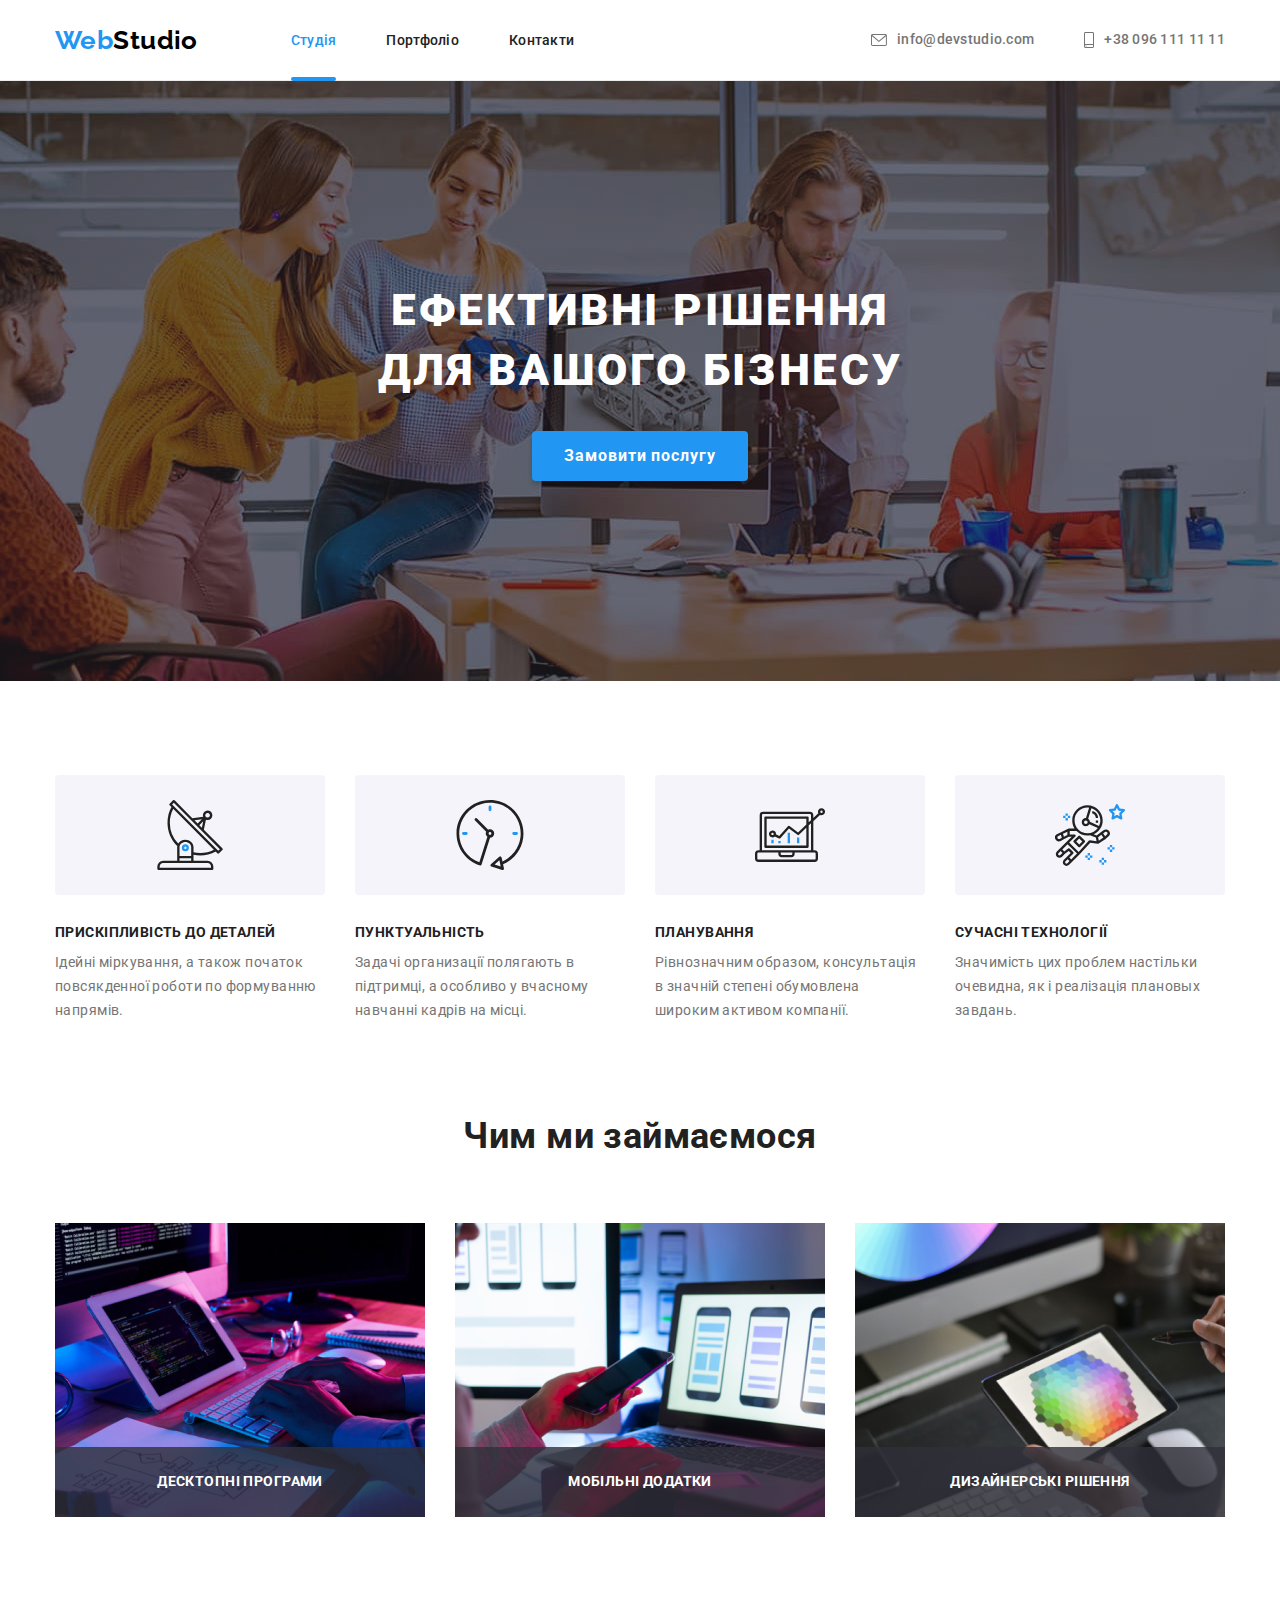
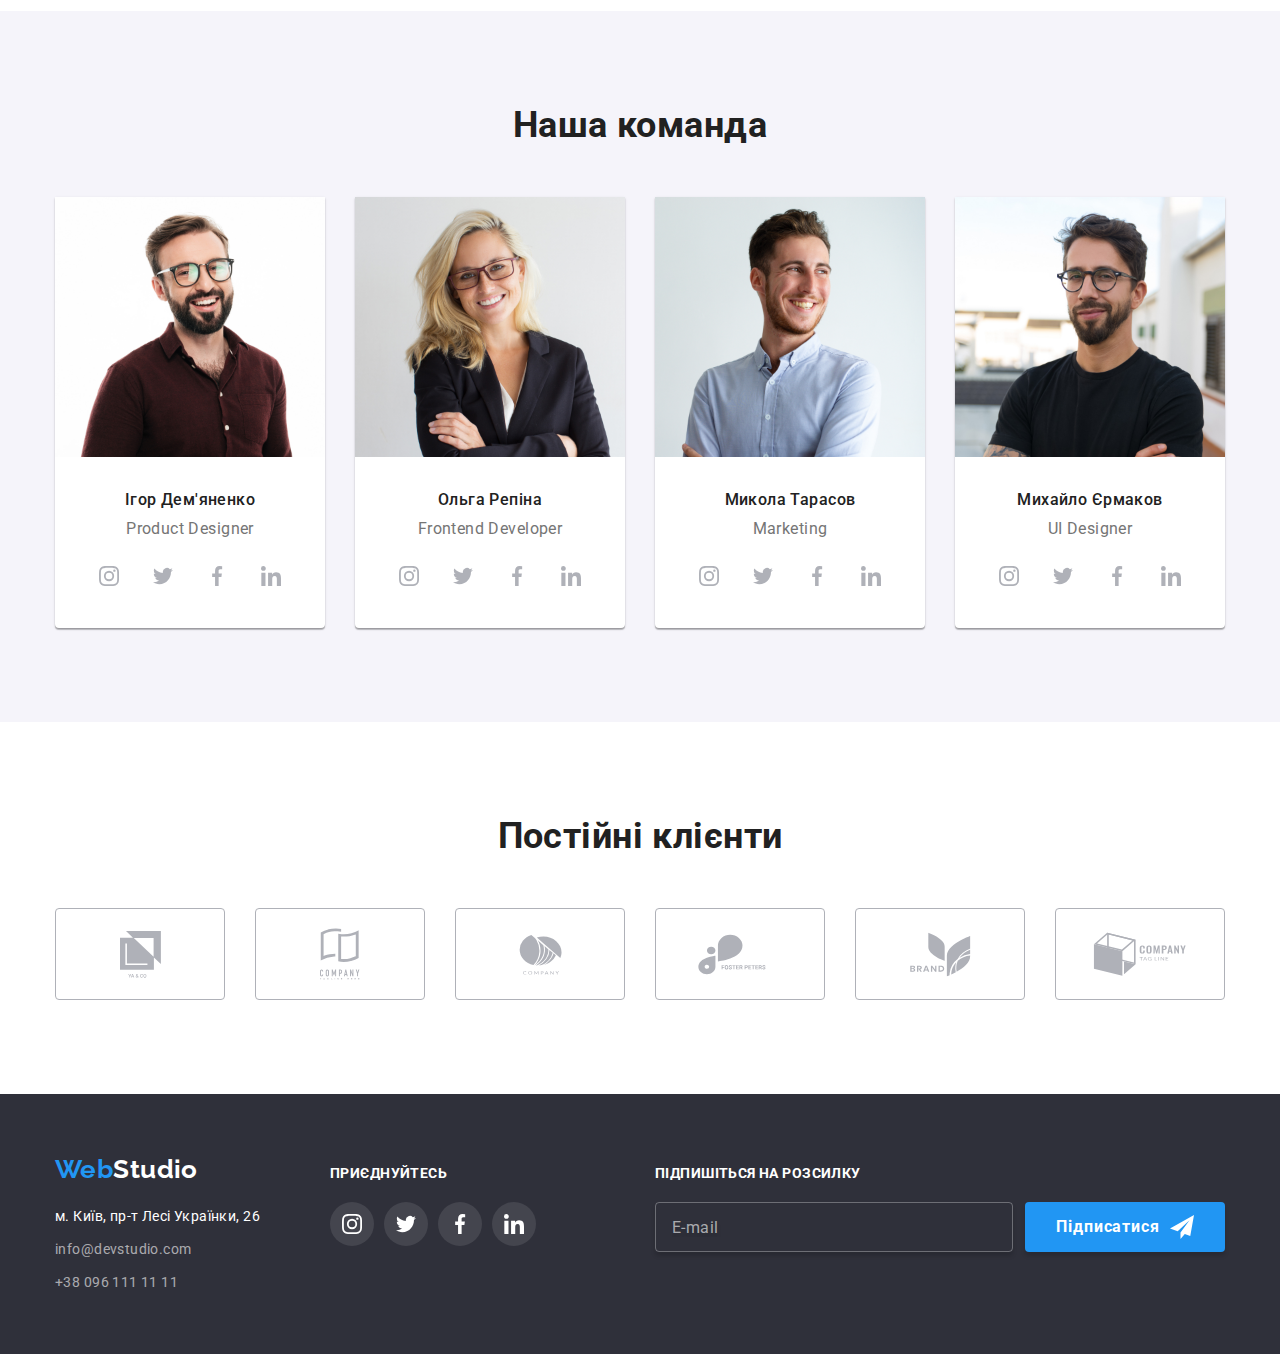
<file: index.html>
<!DOCTYPE html>
<html lang="uk-UA">
  <head>
    <meta charset="UTF-8" />
    <meta http-equiv="X-UA-Compatible" content="IE=edge" />
    <meta name="viewport" content="width=device-width, initial-scale=1.0" />
    <title>Go-IT Studio</title>
    <link rel="preconnect" href="https://fonts.googleapis.com" />
    <link rel="preconnect" href="https://fonts.gstatic.com" crossorigin />
    <link
      href="https://fonts.googleapis.com/css2?family=Raleway:wght@700&family=Roboto:wght@400;500;700;900&display=swap"
      rel="stylesheet"
    />
    <link
      rel="stylesheet"
      href="https://cdnjs.cloudflare.com/ajax/libs/modern-normalize/1.1.0/modern-normalize.min.css"
    />
    <link rel="icon" href="./images/studio.img/go-it.jpg" type="image/jpg" />
    <link rel="stylesheet" href="./css/styles.css" />
  </head>
  <body>
    <!-- Шапка -->
    <header class="page-header">
      <div class="container">
        <div class="head-box">
          <nav class="head-nav">
            <a href="./index.html" class="logo">
              <span class="logo-left">Web</span>Studio</a
            >
            <ul class="site-nav">
              <li class="nav-item">
                <a href="./index.html" class="link current">Студія</a>
              </li>
              <li class="nav-item">
                <a href="./portfolio.html" class="link">Портфоліо</a>
              </li>
              <li class="nav-item"><a href="" class="link">Контакти</a></li>
            </ul>
          </nav>
          <ul class="auth-nav">
            <li class="nav-item">
              <a
                class="contact-link imail-nav"
                href="mailto:info@devstudio.com"
                target="_blank"
                rel="noopener nofollow noreferrer"
              >
                <svg class="envelope" width="16" height="12">
                  <use href="./images/icon.svg/sprite.svg#icon-envelope"></use>
                </svg>
                info@devstudio.com</a
              >
            </li>
            <li class="nav-item">
              <a
                class="contact-link telf-nav"
                href="tel:+380961111111"
                target="_blank"
                rel="noopener nofollow noreferrer"
              >
                <svg class="smartphone" width="10" height="16">
                  <use
                    href="./images/icon.svg/sprite.svg#icon-smartphone"
                  ></use>
                </svg>
                +38 096 111 11 11</a
              >
            </li>
          </ul>
        </div>
      </div>
    </header>
    <!-- Section 1 -->
    <main class="general">
      <section class="section-hero img-bgr-hero">
        <div class="container">
          <h1 class="hero-txt">ЕФЕКТИВНІ РІШЕННЯ ДЛЯ ВАШОГО БІЗНЕСУ</h1>
          <button class="hero-button" type="button" data-modal-open>
            Замовити послугу
          </button>
        </div>
        <div class="backdrop is-hidden" data-modal>
          <div class="modal" data-box>
            <button
              class="button-back"
              type="button"
              title="Close"
              data-modal-close
            >
              <svg class="button-back-img" width="18" height="18">
                <use href="./images/icon.svg/sprite.svg#close-black"></use>
              </svg>
            </button>
            <p class="modal-title-txt">
              Залишіть свої дані, ми вам перезвонимо
            </p>
            <form
              class="modal-form-box"
              action="#"
              method="post"
              autocomplete="off"
            >
              <label class="label-for-modal" for="name-of-user">Ім'я</label>
              <div class="input-info">
                <input
                  class="user-name"
                  type="text"
                  id="name-of-user"
                  name="user-name"
                  required
                />
                <svg class="modal-user" width="18px" height="18px">
                  <use
                    href="./images/icon.svg/sprite.svg#icon-modal-persone"
                  ></use>
                </svg>
              </div>
              <label class="label-for-modal" for="phone-of-user">Телефон</label>
              <div class="input-info">
                <input
                  class="user-phone"
                  type="text"
                  id="phone-of-user"
                  name="user-phone"
                />
                <svg class="modal-user" width="18px" height="18px">
                  <use
                    href="./images/icon.svg/sprite.svg#icon-modal-phone"
                  ></use>
                </svg>
              </div>
              <label class="label-for-modal" for="email-of-user">Пошта</label>
              <div class="input-info">
                <input
                  class="user-email"
                  type="text"
                  id="email-of-user"
                  name="user-email"
                />
                <svg class="modal-user" width="20px" height="16px">
                  <use
                    href="./images/icon.svg/sprite.svg#icon-modal-email"
                  ></use>
                </svg>
              </div>
              <label class="label-for-modal" for="for-user-comment"
                >Коментарі</label
              >
              <textarea
                class="for-user-comment"
                id="for-user-comment"
                name="comment-of-user"
                placeholder="Введіть текст"
              ></textarea>
              <label class="terms-of-consent" for="daw-frame">
                <input
                  class="daw-frame"
                  type="checkbox"
                  id="daw-frame"
                  value="conditions"
                  name="user-conditions"
                />
                <span class="checked-box"></span>
                <svg class="icon-check" width="16px" height="15">
                  <use
                    href="./images/icon.svg/sprite.svg#icon-icon-check"
                  ></use>
                </svg>
                <span class="accept-txt">
                  Погоджуюсь із розсилкою та приймаю
                </span>
                <a class="contract-info" href="#">Умови договору</a>
              </label>
              <button
                class="button send-button"
                type="submit"
                name="form-modal-button"
              >
                Відправити
              </button>
            </form>
          </div>
        </div>
      </section>
      <!-- Section 2 -->
      <section class="section about">
        <div class="container">
          <h2 class="visually-hidden">Про Нас</h2>
          <ul class="about-us-list">
            <li class="content-box icon-details">
              <div class="svg-about-us">
                <svg class="icon-about-us" width="70" height="70">
                  <use href="./images/icon.svg/sprite.svg#icon-antenna"></use>
                </svg>
              </div>
              <h3 class="about-us">ПРИСКІПЛИВІСТЬ ДО ДЕТАЛЕЙ</h3>
              <p class="about-us-txt">
                Ідейні міркування, а також початок повсякденної роботи по
                формуванню напрямів.
              </p>
            </li>
            <li class="content-box icon-punctuality">
              <div class="svg-about-us">
                <svg class="icon-about-us" width="70" height="70">
                  <use href="./images/icon.svg/sprite.svg#icon-clock"></use>
                </svg>
              </div>
              <h3 class="about-us">ПУНКТУАЛЬНІСТЬ</h3>
              <p class="about-us-txt">
                Задачі организації полягають в підтримці, а особливо у вчасному
                навчанні кадрів на місці.
              </p>
            </li>
            <li class="content-box icon-planning">
              <div class="svg-about-us">
                <svg class="icon-about-us" width="70" height="70">
                  <use href="./images/icon.svg/sprite.svg#icon-diagram"></use>
                </svg>
              </div>
              <h3 class="about-us">ПЛАНУВАННЯ</h3>
              <p class="about-us-txt">
                Рівнозначним образом, консультація в значній степені обумовлена
                широким активом компанії.
              </p>
            </li>
            <li class="content-box icon-technology">
              <div class="svg-about-us">
                <svg class="icon-about-us" width="70" height="70">
                  <use href="./images/icon.svg/sprite.svg#icon-astronaut"></use>
                </svg>
              </div>
              <h3 class="about-us">СУЧАСНІ ТЕХНОЛОГІЇ</h3>
              <p class="about-us-txt">
                Значимість цих проблем настільки очевидна, як і реалізація
                плановых завдань.
              </p>
            </li>
          </ul>
        </div>
      </section>
      <!-- Section 3 -->
      <section class="section">
        <div class="container">
          <h2 class="section-title">Чим ми займаємося</h2>
          <ul class="title-images">
            <li class="image">
              <img
                src="./images/studio.img/work1.jpg"
                alt="computer work"
                width="370"
                height="294"
              />
              <div class="what-do-we-do">
                <p class="what-do-we-do-text">Десктопні програми</p>
              </div>
            </li>
            <li class="image">
              <img
                src="./images/studio.img/work2.jpg"
                alt="work for alaptop"
                width="370"
                height="294"
              />
              <div class="what-do-we-do">
                <p class="what-do-we-do-text">Мобільні додатки</p>
              </div>
            </li>
            <li class="image image-last">
              <img
                src="./images/studio.img/work3.jpg"
                alt="work with thetablet"
                width="370"
                height="294"
              />
              <div class="what-do-we-do">
                <p class="what-do-we-do-text">Дизайнерські рішення</p>
              </div>
            </li>
          </ul>
        </div>
      </section>

      <!-- Section 4 -->
      <section class="section-team">
        <div class="container">
          <h2 class="section-title">Наша команда</h2>
          <!-- Team -->
          <ul class="team-box">
            <li class="team-element">
              <img
                src="./images/studio.img/team1.jpg"
                alt="Ігор Дем'яненко"
                width="270"
                height="260"
              />
              <h3 class="workers">Ігор Дем'яненко</h3>
              <p class="profession">Product Designer</p>
              <div class="social-networks">
                <a
                  class="social-buttons"
                  href="#"
                  target="_blank"
                  rel="noopener nofollow noreferrer"
                >
                  <svg class="social-pozition">
                    <use
                      href="./images/icon.svg/sprite.svg#icon-instagram"
                    ></use>
                  </svg>
                </a>
                <a
                  class="social-buttons"
                  href="#"
                  target="_blank"
                  rel="noopener nofollow noreferrer"
                >
                  <svg class="social-pozition">
                    <use href="./images/icon.svg/sprite.svg#icon-tviter"></use>
                  </svg>
                </a>
                <a
                  class="social-buttons"
                  href="#"
                  target="_blank"
                  rel="noopener nofollow noreferrer"
                >
                  <svg class="social-pozition">
                    <use
                      href="./images/icon.svg/sprite.svg#icon-facebook"
                    ></use>
                  </svg>
                </a>
                <a
                  class="social-buttons"
                  href="#"
                  target="_blank"
                  rel="noopener nofollow noreferrer"
                >
                  <svg class="social-pozition">
                    <use
                      href="./images/icon.svg/sprite.svg#icon-linkedin"
                    ></use>
                  </svg>
                </a>
              </div>
            </li>
            <li class="team-element">
              <img
                src="./images/studio.img/team2.jpg"
                alt="Ольга Репіна"
                width="270"
                height="260"
              />
              <h3 class="workers">Ольга Репіна</h3>
              <p class="profession">Frontend Developer</p>
              <div class="social-networks">
                <a
                  class="social-buttons"
                  href="#"
                  target="_blank"
                  rel="noopener nofollow noreferrer"
                >
                  <svg class="social-pozition">
                    <use
                      href="./images/icon.svg/sprite.svg#icon-instagram"
                    ></use>
                  </svg>
                </a>
                <a
                  class="social-buttons"
                  href="#"
                  target="_blank"
                  rel="noopener nofollow noreferrer"
                >
                  <svg class="social-pozition">
                    <use href="./images/icon.svg/sprite.svg#icon-tviter"></use>
                  </svg>
                </a>
                <a
                  class="social-buttons"
                  href="#"
                  target="_blank"
                  rel="noopener nofollow noreferrer"
                >
                  <svg class="social-pozition">
                    <use
                      href="./images/icon.svg/sprite.svg#icon-facebook"
                    ></use>
                  </svg>
                </a>
                <a
                  class="social-buttons"
                  href="#"
                  target="_blank"
                  rel="noopener nofollow noreferrer"
                >
                  <svg class="social-pozition">
                    <use
                      href="./images/icon.svg/sprite.svg#icon-linkedin"
                    ></use>
                  </svg>
                </a>
              </div>
            </li>
            <li class="team-element">
              <img
                src="./images/studio.img/team3.jpg"
                alt="Микола Тарасов"
                width="270"
                height="260"
              />
              <h3 class="workers">Микола Тарасов</h3>
              <p class="profession">Marketing</p>
              <div class="social-networks">
                <a
                  class="social-buttons"
                  href="#"
                  target="_blank"
                  rel="noopener nofollow noreferrer"
                >
                  <svg class="social-pozition">
                    <use
                      href="./images/icon.svg/sprite.svg#icon-instagram"
                    ></use>
                  </svg>
                </a>
                <a
                  class="social-buttons"
                  href="#"
                  target="_blank"
                  rel="noopener nofollow noreferrer"
                >
                  <svg class="social-pozition">
                    <use href="./images/icon.svg/sprite.svg#icon-tviter"></use>
                  </svg>
                </a>
                <a
                  class="social-buttons"
                  href="#"
                  target="_blank"
                  rel="noopener nofollow noreferrer"
                >
                  <svg class="social-pozition">
                    <use
                      href="./images/icon.svg/sprite.svg#icon-facebook"
                    ></use>
                  </svg>
                </a>
                <a
                  class="social-buttons"
                  href="#"
                  target="_blank"
                  rel="noopener nofollow noreferrer"
                >
                  <svg class="social-pozition">
                    <use
                      href="./images/icon.svg/sprite.svg#icon-linkedin"
                    ></use>
                  </svg>
                </a>
              </div>
            </li>
            <li class="team-element">
              <img
                src="./images/studio.img/team4.jpg"
                alt="Михайло Єрмаков"
                width="270"
                height="260"
              />
              <h3 class="workers">Михайло Єрмаков</h3>
              <p class="profession">UI Designer</p>
              <div class="social-networks">
                <a
                  class="social-buttons"
                  href="#"
                  target="_blank"
                  rel="noopener nofollow noreferrer"
                >
                  <svg class="social-pozition">
                    <use
                      href="./images/icon.svg/sprite.svg#icon-instagram"
                    ></use>
                  </svg>
                </a>
                <a
                  class="social-buttons"
                  href="#"
                  target="_blank"
                  rel="noopener nofollow noreferrer"
                >
                  <svg class="social-pozition">
                    <use href="./images/icon.svg/sprite.svg#icon-tviter"></use>
                  </svg>
                </a>
                <a
                  class="social-buttons"
                  href="#"
                  target="_blank"
                  rel="noopener nofollow noreferrer"
                >
                  <svg class="social-pozition">
                    <use
                      href="./images/icon.svg/sprite.svg#icon-facebook"
                    ></use>
                  </svg>
                </a>
                <a
                  class="social-buttons"
                  href="#"
                  target="_blank"
                  rel="noopener nofollow noreferrer"
                >
                  <svg class="social-pozition">
                    <use
                      href="./images/icon.svg/sprite.svg#icon-linkedin"
                    ></use>
                  </svg>
                </a>
              </div>
            </li>
          </ul>
        </div>
      </section>
      <section class="section">
        <div class="container">
          <h2 class="section-title">Постійні клієнти</h2>
          <ul class="regular-customers">
            <li class="company-box">
              <a class="company-hover" href="#">
                <svg class="color-customers" width="41" height="47">
                  <use href="./images/icon.svg/sprite.svg#icon-ya-s-co"></use>
                </svg>
              </a>
            </li>
            <li class="company-box">
              <a class="company-hover" href="#">
                <svg class="color-customers" width="40" height="52">
                  <use
                    href="./images/icon.svg/sprite.svg#icon-company-t-h"
                  ></use>
                </svg>
              </a>
            </li>
            <li class="company-box">
              <a class="company-hover" href="#">
                <svg class="color-customers" width="43" height="41">
                  <use href="./images/icon.svg/sprite.svg#icon-company"></use>
                </svg>
              </a>
            </li>
            <li class="company-box">
              <a class="company-hover" href="#">
                <svg class="color-customers" width="84" height="41">
                  <use
                    href="./images/icon.svg/sprite.svg#icon-foster-peters"
                  ></use>
                </svg>
              </a>
            </li>
            <li class="company-box">
              <a class="company-hover" href="#">
                <svg class="color-customers" width="63" height="45">
                  <use href="./images/icon.svg/sprite.svg#icon-brand"></use>
                </svg>
              </a>
            </li>
            <li class="company-box">
              <a class="company-hover" href="#">
                <svg class="color-customers" width="94" height="44">
                  <use
                    href="./images/icon.svg/sprite.svg#icon-company-t-l"
                  ></use>
                </svg>
              </a>
            </li>
          </ul>
        </div>
      </section>
    </main>
    <!-- Footer -->
    <footer class="footer">
      <div class="container">
        <div class="footer-box">
          <div class="footef-addres-box">
            <a class="logo-footer" href="./index.html">
              <span class="logo-left">Web</span>Studio</a
            >
            <address class="footer-address">
              <ul class="footer-contact">
                <li class="address-item">
                  <a
                    class="address-sity"
                    href="https://goo.gl/maps/piqngm7oDQpEDh6u6"
                    target="_blank"
                    rel="noopener nofollow noreferrer"
                    >м. Київ, пр-т Лесі Українки, 26</a
                  >
                </li>
                <li class="contacts-studio">
                  <a
                    class="contacts"
                    href="mailto:info@devstudio.com"
                    target="_blank"
                    rel="noopener nofollow noreferrer"
                  >
                    info@devstudio.com</a
                  >
                </li>
                <li class="contacts-studio">
                  <a
                    class="contacts"
                    href="tel:+380961111111"
                    target="_blank"
                    rel="noopener nofollow noreferrer"
                  >
                    +38 096 111 11 11</a
                  >
                </li>
              </ul>
            </address>
          </div>
          <div class="footer-social-section">
            <h2 class="join-in">Приєднуйтесь</h2>
            <div class="social-networks-footer">
              <a
                class="social-buttons-footer"
                href="#"
                target="_blank"
                rel="noopener nofollow noreferrer"
              >
                <svg class="social-pozition-footer">
                  <use href="./images/icon.svg/sprite.svg#icon-instagram"></use>
                </svg>
              </a>
              <a
                class="social-buttons-footer"
                href="#"
                target="_blank"
                rel="noopener nofollow noreferrer"
              >
                <svg class="social-pozition-footer">
                  <use href="./images/icon.svg/sprite.svg#icon-tviter"></use>
                </svg>
              </a>
              <a
                class="social-buttons-footer"
                href="#"
                target="_blank"
                rel="noopener nofollow noreferrer"
              >
                <svg class="social-pozition-footer">
                  <use href="./images/icon.svg/sprite.svg#icon-facebook"></use>
                </svg>
              </a>
              <a
                class="social-buttons-footer"
                href="#"
                target="_blank"
                rel="noopener nofollow noreferrer"
              >
                <svg class="social-pozition-footer">
                  <use href="./images/icon.svg/sprite.svg#icon-linkedin"></use>
                </svg>
              </a>
            </div>
          </div>
          <div class="subscribe-box">
            <h2 class="subscribe-title">Підпишіться на розсилку</h2>
            <form class="subscribe-form" action="#" method="post">
              <label class="visually-hidden" for="subscribe-email"
                >Введіть email</label
              >
              <input
                class="subscribe-email"
                type="email"
                name="subscribe-email"
                id="subscribe-email"
                placeholder="E-mail"
                required
              />
              <button class="subscription-button" type="submit">
                Підписатися
                <svg class="icon-send" width="24" height="24">
                  <use href="./images/icon.svg/sprite.svg#icon-send"></use>
                </svg>
              </button>
            </form>
          </div>
        </div>
      </div>
    </footer>
    <script src="./js/modal.js"></script>
  </body>
</html>
</file>
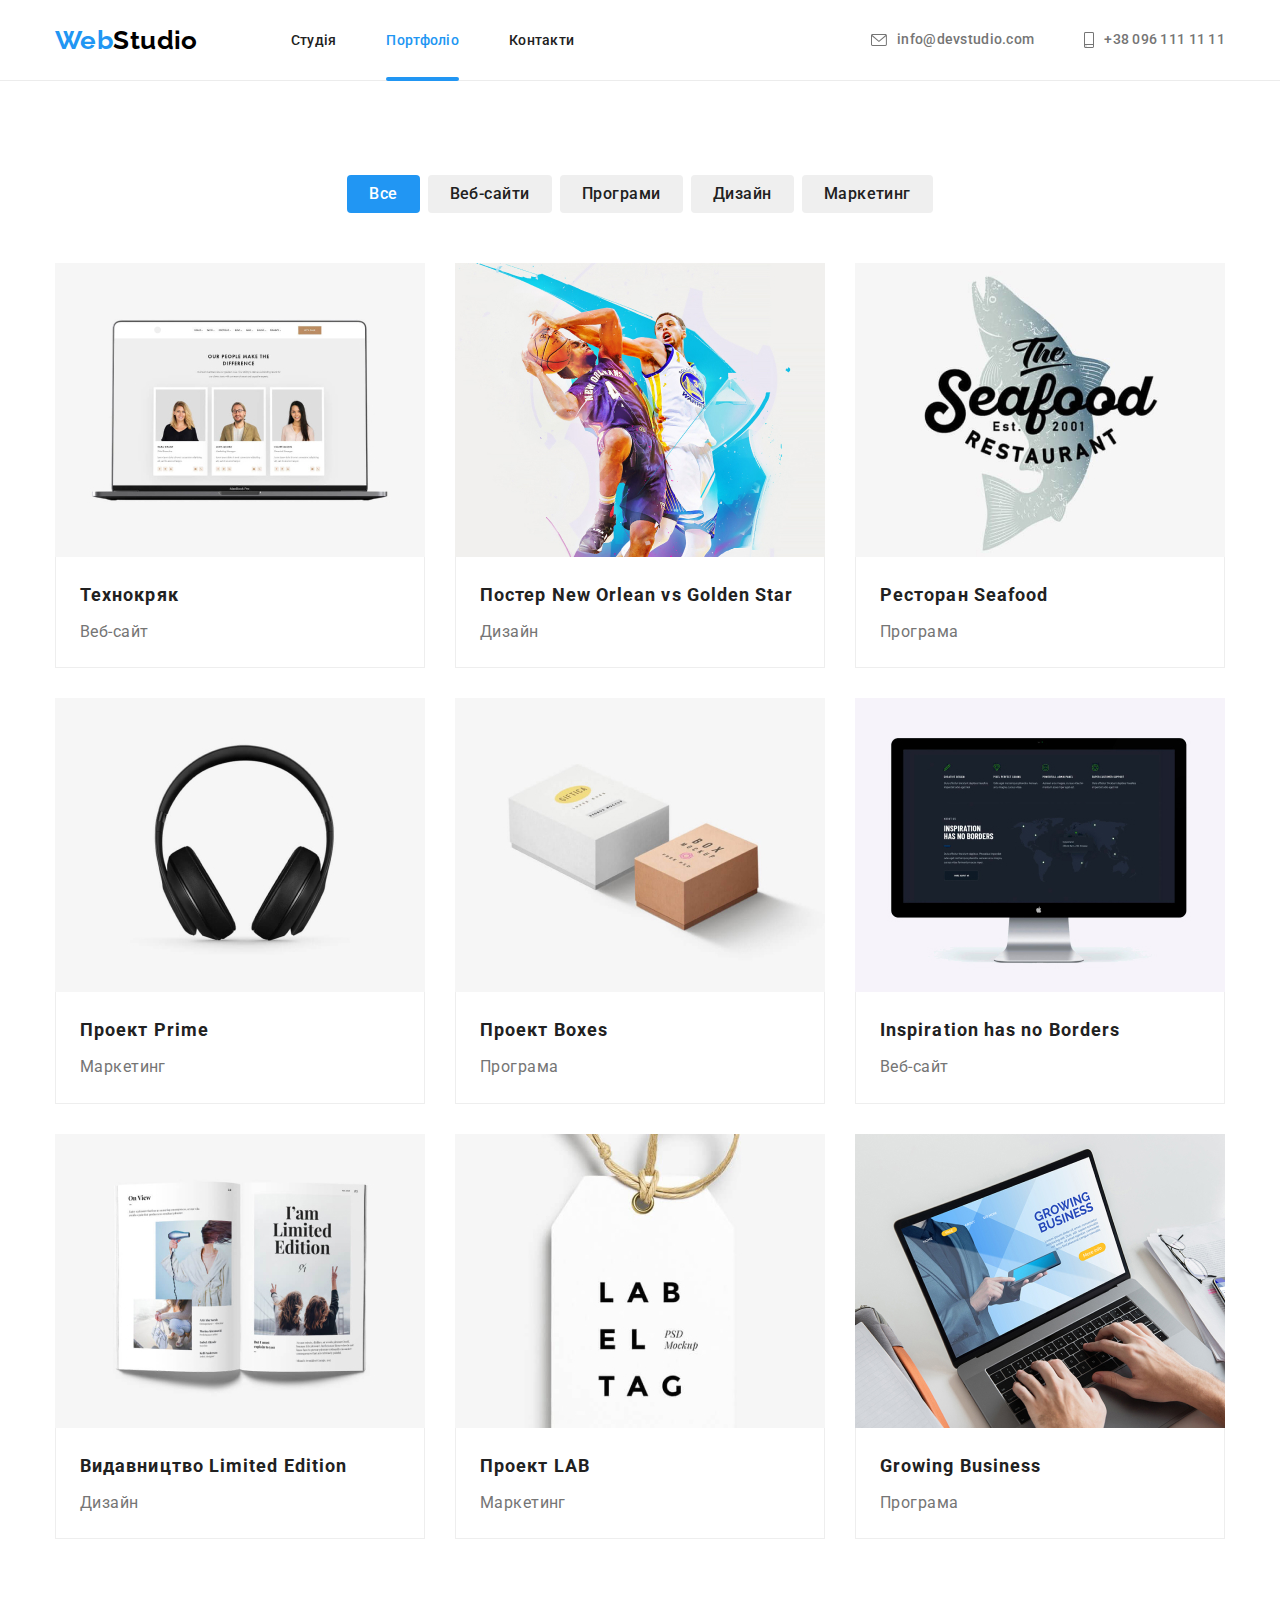
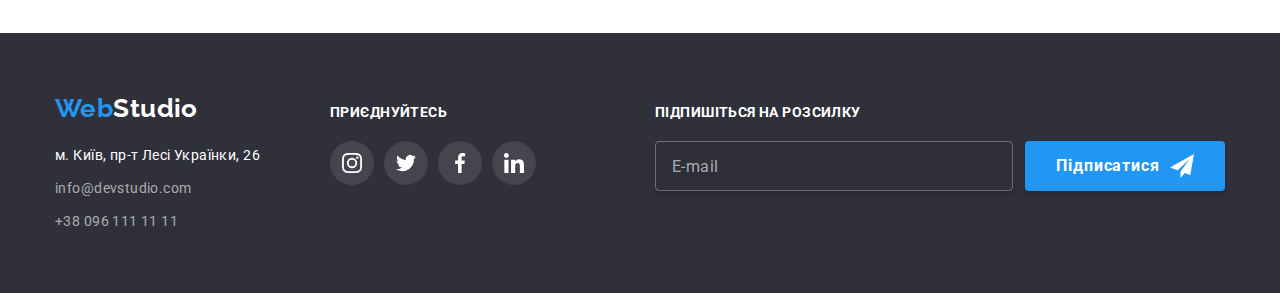
<file: portfolio.html>
<!DOCTYPE html>
<html lang="uk-UA">
  <head>
    <meta charset="UTF-8" />
    <meta http-equiv="X-UA-Compatible" content="IE=edge" />
    <meta name="viewport" content="width=device-width, initial-scale=1.0" />
    <title>Go-IT Portfolio</title>
    <link rel="preconnect" href="https://fonts.googleapis.com" />
    <link rel="preconnect" href="https://fonts.gstatic.com" crossorigin />
    <link
      href="https://fonts.googleapis.com/css2?family=Raleway:wght@700&family=Roboto:wght@400;500;700;900&display=swap"
      rel="stylesheet"
    />
    <link
      rel="stylesheet"
      href="https://cdnjs.cloudflare.com/ajax/libs/modern-normalize/1.1.0/modern-normalize.min.css"
    />
    <link rel="icon" href="./images/studio.img/go-it.jpg" type="image/jpg" />
    <link rel="stylesheet" href="./css/styles.css" />
  </head>
  <body class="body-pozition">
    <!-- Шапка -->
    <header class="page-header">
      <div class="container">
        <div class="head-box">
          <nav class="head-nav">
            <a href="./index.html" class="logo">
              <span class="logo-left">Web</span>Studio</a
            >
            <ul class="site-nav">
              <li class="nav-item">
                <a href="./index.html" class="link">Студія</a>
              </li>
              <li class="nav-item">
                <a href="./portfolio.html" class="link current">Портфоліо</a>
              </li>
              <li class="nav-item"><a href="" class="link">Контакти</a></li>
            </ul>
          </nav>
          <ul class="auth-nav">
            <li class="nav-item">
              <a
                class="contact-link imail-nav"
                href="mailto:info@devstudio.com"
              >
                <svg class="envelope" width="16" height="12">
                  <use href="./images/icon.svg/sprite.svg#icon-envelope"></use>
                </svg>
                info@devstudio.com</a
              >
            </li>
            <li class="nav-item">
              <a class="contact-link telf-nav" href="tel:+380961111111">
                <svg class="smartphone" width="10" height="16">
                  <use
                    href="./images/icon.svg/sprite.svg#icon-smartphone"
                  ></use>
                </svg>
                +38 096 111 11 11</a
              >
            </li>
          </ul>
        </div>
      </div>
    </header>
    <!-- Портфоліо -->
    <main class="general">
      <section class="section-portfolio">
        <div class="container">
          <h1 class="visually-hidden">Портфоліо</h1>
          <!-- Фільтр -->
          <ul class="buttons">
            <li class="bgr-of-buttons">
              <button type="button" class="list-of-buttons current">Все</button>
            </li>
            <li class="bgr-of-buttons">
              <button type="button" class="list-of-buttons">Веб-сайти</button>
            </li>
            <li class="bgr-of-buttons">
              <button type="button" class="list-of-buttons">Програми</button>
            </li>
            <li class="bgr-of-buttons">
              <button type="button" class="list-of-buttons">Дизайн</button>
            </li>
            <li class="bgr-of-buttons">
              <button type="button" class="list-of-buttons">Маркетинг</button>
            </li>
          </ul>
          <!-- Проект 1-3 -->
          <ul class="work-list-pozition">
            <li class="work-elements">
              <div class="work-elements-hover">
                <img
                  class="img-paddings"
                  src="./images/images.p2/tekhno.jpg"
                  alt="Techno-crack"
                  width="370"
                  height="294"
                />
                <p class="work-elements-hover-text">
                  Ресурс пропонує комплексні пропозиції з різним рівнем
                  функціоналу та сервісів. Все це дозволить відвідувачу отримати
                  вичерпні відомості про компанію чи приватну особу.
                </p>
              </div>
              <div class="decoration-work-lilt">
                <h2 class="titles-of-works">Технокряк</h2>
                <p class="paragraphs-of-works">Веб-сайт</p>
              </div>
            </li>
            <li class="work-elements">
              <div class="work-elements-hover">
                <img
                  class="img-paddings"
                  src="./images/images.p2/goldenstar.jpg"
                  alt="Poster New Orlean vs Golden Star"
                  width="370"
                  height="294"
                />
                <div class="hover-box">
                  <p class="work-elements-hover-text">
                    Ресурс пропонує комплексні пропозиції з різним рівнем
                    функціоналу та сервісів. Все це дозволить відвідувачу
                    отримати вичерпні відомості про компанію чи приватну особу.
                  </p>
                </div>
              </div>
              <div class="decoration-work-lilt">
                <h2 class="titles-of-works">
                  Постер New Orlean vs Golden Star
                </h2>
                <p class="paragraphs-of-works">Дизайн</p>
              </div>
            </li>
            <li class="work-elements">
              <div class="work-elements-hover">
                <img
                  class="img-paddings"
                  src="./images/images.p2/seafood.jpg"
                  alt=" Restaurant Seafood"
                  width="370"
                  height="294"
                />
                <div class="hover-box">
                  <p class="work-elements-hover-text">
                    Ресурс пропонує комплексні пропозиції з різним рівнем
                    функціоналу та сервісів. Все це дозволить відвідувачу
                    отримати вичерпні відомості про компанію чи приватну особу.
                  </p>
                </div>
              </div>
              <div class="decoration-work-lilt">
                <h2 class="titles-of-works">Ресторан Seafood</h2>
                <p class="paragraphs-of-works">Програма</p>
              </div>
            </li>
            <!-- Проект 4-6 -->
            <li class="work-elements">
              <div class="work-elements-hover">
                <img
                  class="img-paddings"
                  src="./images/images.p2/prime.jpg"
                  alt="Headphones"
                  width="370"
                  height="294"
                />
                <div class="hover-box">
                  <p class="work-elements-hover-text">
                    Ресурс пропонує комплексні пропозиції з різним рівнем
                    функціоналу та сервісів. Все це дозволить відвідувачу
                    отримати вичерпні відомості про компанію чи приватну особу.
                  </p>
                </div>
              </div>
              <div class="decoration-work-lilt">
                <h2 class="titles-of-works">Проект Prime</h2>
                <p class="paragraphs-of-works">Маркетинг</p>
              </div>
            </li>
            <li class="work-elements">
              <div class="work-elements-hover">
                <img
                  class="img-paddings"
                  src="./images/images.p2/boxes.jpg"
                  alt="boxes"
                  width="370"
                  height="294"
                />
                <div class="hover-box">
                  <p class="work-elements-hover-text">
                    Ресурс пропонує комплексні пропозиції з різним рівнем
                    функціоналу та сервісів. Все це дозволить відвідувачу
                    отримати вичерпні відомості про компанію чи приватну особу.
                  </p>
                </div>
              </div>
              <div class="decoration-work-lilt">
                <h2 class="titles-of-works">Проект Boxes</h2>
                <p class="paragraphs-of-works">Програма</p>
              </div>
            </li>
            <li class="work-elements">
              <div class="work-elements-hover">
                <img
                  class="img-paddings"
                  src="./images/images.p2/borders.jpg"
                  alt="Monitor"
                  width="370"
                  height="294"
                />
                <div class="hover-box">
                  <p class="work-elements-hover-text">
                    Ресурс пропонує комплексні пропозиції з різним рівнем
                    функціоналу та сервісів. Все це дозволить відвідувачу
                    отримати вичерпні відомості про компанію чи приватну особу.
                  </p>
                </div>
              </div>
              <div class="decoration-work-lilt">
                <h2 class="titles-of-works">Inspiration has no Borders</h2>
                <p class="paragraphs-of-works">Веб-сайт</p>
              </div>
            </li>
            <!-- Проект 7-9 -->
            <li class="work-elements">
              <div class="work-elements-hover">
                <img
                  class="img-paddings"
                  src="./images/images.p2/limited.jpg"
                  alt="Limited Edition"
                  width="370"
                  height="294"
                />
                <div class="hover-box">
                  <p class="work-elements-hover-text">
                    Ресурс пропонує комплексні пропозиції з різним рівнем
                    функціоналу та сервісів. Все це дозволить відвідувачу
                    отримати вичерпні відомості про компанію чи приватну особу.
                  </p>
                </div>
              </div>
              <div class="decoration-work-lilt">
                <h2 class="titles-of-works">Видавництво Limited Edition</h2>
                <p class="paragraphs-of-works">Дизайн</p>
              </div>
            </li>
            <li class="work-elements">
              <div class="work-elements-hover">
                <img
                  class="img-paddings"
                  src="./images/images.p2/projectlab.jpg"
                  alt="Project LAB"
                  width="370"
                  height="294"
                />
                <div class="hover-box">
                  <p class="work-elements-hover-text">
                    Ресурс пропонує комплексні пропозиції з різним рівнем
                    функціоналу та сервісів. Все це дозволить відвідувачу
                    отримати вичерпні відомості про компанію чи приватну особу.
                  </p>
                </div>
              </div>
              <div class="decoration-work-lilt">
                <h2 class="titles-of-works">Проект LAB</h2>
                <p class="paragraphs-of-works">Маркетинг</p>
              </div>
            </li>
            <li class="work-elements">
              <div class="work-elements-hover">
                <img
                  class="img-paddings"
                  src="./images/images.p2/growing.jpg"
                  alt="Growing Business"
                  width="370"
                  height="294"
                />
                <div class="hover-box">
                  <p class="work-elements-hover-text">
                    Ресурс пропонує комплексні пропозиції з різним рівнем
                    функціоналу та сервісів. Все це дозволить відвідувачу
                    отримати вичерпні відомості про компанію чи приватну особу.
                  </p>
                </div>
              </div>
              <div class="decoration-work-lilt">
                <h2 class="titles-of-works">Growing Business</h2>
                <p class="paragraphs-of-works">Програма</p>
              </div>
            </li>
          </ul>
        </div>
      </section>
    </main>
    <!-- Підвал -->
    <footer class="footer">
      <div class="container">
        <div class="footer-box">
          <div class="footef-addres-box">
            <a class="logo-footer" href="./index.html">
              <span class="logo-left">Web</span>Studio</a
            >
            <address class="footer-address">
              <ul class="footer-contact">
                <li class="address-item">
                  <a
                    class="address-sity"
                    href="https://goo.gl/maps/piqngm7oDQpEDh6u6"
                    target="_blank"
                    rel="noopener nofollow noreferrer"
                    >м. Київ, пр-т Лесі Українки, 26</a
                  >
                </li>
                <li class="contacts-studio">
                  <a class="contacts" href="mailto:info@devstudio.com">
                    info@devstudio.com</a
                  >
                </li>
                <li class="contacts-studio">
                  <a class="contacts" href="tel:+380961111111">
                    +38 096 111 11 11</a
                  >
                </li>
              </ul>
            </address>
          </div>
          <div class="footer-social-section">
            <h2 class="join-in">Приєднуйтесь</h2>
            <div class="social-networks-footer">
              <a
                class="social-buttons-footer"
                href="#"
                target="_blank"
                rel="noopener nofollow noreferrer"
              >
                <svg class="social-pozition-footer">
                  <use href="./images/icon.svg/sprite.svg#icon-instagram"></use>
                </svg>
              </a>
              <a
                class="social-buttons-footer"
                href="#"
                target="_blank"
                rel="noopener nofollow noreferrer"
              >
                <svg class="social-pozition-footer">
                  <use href="./images/icon.svg/sprite.svg#icon-tviter"></use>
                </svg>
              </a>
              <a
                class="social-buttons-footer"
                href="#"
                target="_blank"
                rel="noopener nofollow noreferrer"
              >
                <svg class="social-pozition-footer">
                  <use href="./images/icon.svg/sprite.svg#icon-facebook"></use>
                </svg>
              </a>
              <a
                class="social-buttons-footer"
                href="#"
                target="_blank"
                rel="noopener nofollow noreferrer"
              >
                <svg class="social-pozition-footer">
                  <use href="./images/icon.svg/sprite.svg#icon-linkedin"></use>
                </svg>
              </a>
            </div>
          </div>
          <div class="subscribe-box">
            <h2 class="subscribe-title">Підпишіться на розсилку</h2>
            <form class="subscribe-form" action="#" method="post">
              <label class="visually-hidden" for="subscribe-mail"
                >Введіть email</label
              >
              <input
                class="subscribe-email"
                type="email"
                name="subscribe-email"
                id="subscribe-email"
                placeholder="E-mail"
                required
              />
              <button class="subscription-button" type="submit">
                Підписатися
                <svg class="icon-send" width="24" height="24">
                  <use href="./images/icon.svg/sprite.svg#icon-send"></use>
                </svg>
              </button>
            </form>
          </div>
        </div>
      </div>
    </footer>
  </body>
</html>
</file>
<file: css/styles.css>
:root {
  --primary-text-color: #757575;
  --title-text-color: #212121;
  --accent-color: #2196f3;
  --color-white: #ffffff;
  --color-black: #000000;
  --primary-section-fon: #2f303a;

  /* decoration */
  --decoration-work-list: #eeeeee;
  --decoration-background: #f5f4fa;
  --decoration-buttons-2: #a9a9ad;
  --decoration-color-customers: #afb1b8;
}

*,
*::before,
*::after {
  margin: 0;
}

body {
  display: flex;
  flex-direction: column;
  min-height: 100vh;

  color: var(--primary-text-color);
  font-family: Roboto, sans-serif;
  font-weight: 400;
  letter-spacing: 0.03em;
  font-size: 14px;
}

.general {
  flex: 1 0 auto;
}

.container {
  max-width: 1200px;
  margin: 0 auto;
  padding: 0 15px;
}

/* ШАПКА */

.page-header {
  background-color: var(--color-white);
  border-bottom: 1px solid #ececec;

  padding: 0;
}

.head-box {
  display: flex;
  align-items: center;
}

.head-nav {
  display: flex;
  align-items: center;
}

.logo-left {
  color: var(--accent-color);
  font-family: Raleway, sans-serif;
  font-weight: 700;
  font-size: 26px;
  line-height: 1.19;
}

.logo {
  color: #000000;
  font-family: Raleway, sans-serif;
  font-weight: 700;
  font-size: 26px;
  line-height: 1.19;
  text-decoration: none;

  transition-duration: 250ms;
  transition-timing-function: cubic-bezier(0.4, 0, 0.2, 1);
}
.logo:hover,
.logo:focus {
  transform: scale(1.5);
  transition-duration: 250ms;
  transition-timing-function: cubic-bezier(0.4, 0, 0.2, 1);
}

.link {
  display: block;
  position: relative;

  color: var(--title-text-color);
  font-weight: 500;
  line-height: 1.14;
  letter-spacing: 0.02em;
  text-decoration: none;

  padding-bottom: 32px;
  padding-top: 32px;
  bottom: -1px;

  transition-property: color;
  transition-duration: 250ms;
  transition-timing-function: cubic-bezier(0.4, 0, 0.2, 1);
}

.link::before {
  content: "";
  position: absolute;
  right: 0;
  bottom: -1px;
  height: 4px;
  width: 0;
  background-color: var(--accent-color);
  border-radius: 2px;

  animation-name: animation-underline-none;
  animation-duration: 250ms;
  animation-direction: alternate;
  animation-fill-mode: forwards;
  animation-timing-function: cubic-bezier(0.4, 0, 0.2, 1);
}

.link::after {
  content: "";

  position: absolute;
  left: 0;
  bottom: 0;

  display: block;
  width: 100%;
  height: 4px;
  background: var(--accent-color);
  border-radius: 2px;

  transform: scaleX(0);
  transition: transform 250ms cubic-bezier(0.4, 0, 0.2, 1);
}

.link:hover::after {
  transform: scaleX(1);
  transition: transform 250ms cubic-bezier(0.4, 0, 0.2, 1);
}

.link:focus::after {
  transform: scaleX(1);
  transition: transform 250ms cubic-bezier(0.4, 0, 0.2, 1);
}

/* transition-duration: 250ms;
  transition-timing-function: cubic-bezier(0.4, 0, 0.2, 1); */

.site-nav {
  margin-left: 93px;
  display: flex;
}

.site-nav .nav-item:not(:last-child) {
  margin-right: 50px;
}

.site-nav :focus {
  background-color: var(--color-white);
  color: var(--accent-color);
}

.site-nav :hover {
  color: var(--accent-color);
}

.current {
  color: var(--accent-color);
  transition-property: color;
  transition-duration: 250ms;
  transition-timing-function: cubic-bezier(0.4, 0, 0.2, 1);
}

.link.current::before {
  content: "";

  position: absolute;
  left: 0;
  bottom: 0;

  display: block;
  width: 100%;
  height: 4px;

  background: var(--accent-color);
  border-radius: 2px;

  transition: 250ms cubic-bezier(0.4, 0, 0.2, 1);
}

.link.current::after {
  content: "";

  position: absolute;
  left: 0;
  bottom: 0;

  display: block;
  width: 100%;
  height: 4px;

  background-color: var(--accent-color);
  border-radius: 2px;

  transition: 250ms cubic-bezier(0.4, 0, 0.2, 1);

  /* transition-property: background-color;
    transition-duration: 250ms;
    transition-timing-function: cubic-bezier(0.4, 0, 0.2, 1); */
}

.site-nav .link.current {
  color: var(--accent-color);
}

.auth-nav .nav-item + .nav-item {
  margin-left: 50px;
}

.auth-nav {
  display: flex;
  margin-left: auto;
}

.contact-link {
  display: flex;
  align-items: center;
  justify-content: center;
  color: var(--primary-text-color);
  font-weight: 500;
  line-height: 1.14;
  letter-spacing: 0.02em;
  text-decoration: none;

  padding: 32px 0;

  transition-duration: 250ms;
  transition-timing-function: cubic-bezier(0.4, 0, 0.2, 1);
}

.contact-link:hover,
.contact-link:focus {
  color: var(--accent-color);

  transition-duration: 250ms;
  transition-timing-function: cubic-bezier(0.4, 0, 0.2, 1);
}

.nav-item {
  display: flex;
  align-items: center;
}

.nav-item:hover,
.nav-item:focus {
  color: var(--accent-color);
}

.envelope {
  width: 16px;
  height: 12px;

  margin-right: 10px;
  fill: currentColor;
}

.smartphone {
  width: 10px;
  height: 16px;

  margin-right: 10px;
  fill: currentColor;
}

/* Добавляє заголовкам стиль */

h1,
h2,
h3 {
  color: var(--title-text-color);
}

button {
  cursor: pointer;
}

/* Секція 1 */

/* .section-hero {
  background: var(--primary-section-fon);
} */

.img-bgr-hero {
  padding: 200px 0;
  text-align: center;
  background-repeat: no-repeat;
  background-position: center;
  background-color: var(--primary-section-fon);
  background-image: linear-gradient(
      rgba(47, 48, 58, 0.4),
      rgba(47, 48, 58, 0.4)
    ),
    url(../images/studio.img/bgr-hero.jpg);
  background-position: center;
  background-repeat: no-repeat;
}

.hero-txt {
  margin-left: auto;
  margin-right: auto;

  color: var(--color-white);
  font-family: Roboto, sans-serif;
  max-width: 600px;
  font-weight: 900;
  font-size: 44px;
  line-height: 1.36;
  text-align: center;
  letter-spacing: 0.06em;
}

.hero-button {
  margin-top: 30px;
  margin-left: auto;
  margin-right: auto;

  padding: 10px 32px;

  background-color: var(--accent-color);
  color: var(--color-white);
  font-weight: 700;
  font-size: 16px;
  line-height: 1.9;
  letter-spacing: 0.06em;
  box-shadow: 0px 4px 4px rgba(0, 0, 0, 0.15);
  border: 0;
  border-radius: 4px;

  transition-duration: 250ms;
  transition-timing-function: cubic-bezier(0.4, 0, 0.2, 1);
}

.hero-button:hover,
.hero-button:focus,
.hero-button:active {
  background-color: #188ce8;
  box-shadow: 0px 4px 4px rgba(0, 0, 0, 0.15);

  transition-duration: 250ms;
  transition-timing-function: cubic-bezier(0.4, 0, 0.2, 1);
}

/* Оформлення модального вікна */

.backdrop {
  position: fixed;
  top: 0;
  left: 0;
  width: 100vw;
  height: 100vh;
  background: rgba(0, 0, 0, 0.2);

  opacity: 1;
  transition-property: opacity;

  transition-duration: 250ms;
  transition-timing-function: cubic-bezier(0.4, 0, 0.2, 1);
}

.is-hidden {
  visibility: hidden;
  opacity: 0;
  pointer-events: none;

  transition-duration: 250ms;
  transition-timing-function: cubic-bezier(0.4, 0, 0.2, 1);
}

.modal {
  position: absolute;
  width: 528px;
  height: 581px;
  padding: 40px;
  top: 50%;
  left: 50%;
  border-radius: 4px;

  transform: translate(-50%, -50%) scale(1);
  transition-duration: 250ms;
  transition-timing-function: translate cubic-bezier(0.4, 0, 0.2, 1);

  background-color: var(--color-white);

  box-shadow: 0px 1px 3px rgba(0, 0, 0, 0.12), 0px 1px 1px rgba(0, 0, 0, 0.14),
    0px 2px 1px rgba(0, 0, 0, 0.2);
}

.button-back {
  position: absolute;
  top: 8px;
  right: 8px;
  width: 34px;
  height: 34px;
  border-radius: 4px;
  border-radius: 50%;

  background: var(--color-white);
  border: 1px solid rgba(0, 0, 0, 0.1);
  color: #000000;

  user-select: none;
  display: flex;
  justify-content: center;
  align-items: center;

  transition-duration: 250ms;
  transition-timing-function: cubic-bezier(0.4, 0, 0.2, 1);
}

.button-back-img {
  display: block;
  fill: currentColor;
  transition-property: fill;
}

.button-back:hover,
.button-back:focus {
  color: var(--accent-color);

  transition-duration: 250ms;
  transition-timing-function: cubic-bezier(0.4, 0, 0.2, 1);
}

/* Оформлення полей в модальному вікні */

.modal-title-txt {
  text-align: center;
  font-weight: 700;
  font-size: 20px;
  line-height: 1.15;
  letter-spacing: 0.03em;
  color: var(--title-text-color);
  margin-bottom: 12px;
}

.modal-form-box {
  width: 100%;
  display: flex;
  flex-direction: column;
  align-items: center;
}

.label-for-modal {
  margin-right: auto;
  margin-bottom: 4px;
  font-size: 12px;
  line-height: 1.17;
  letter-spacing: 0.01em;
  color: var(--primary-text-color);
}

.input-info {
  position: relative;
  width: 100%;
  margin-bottom: 10px;
}

.user-name,
.user-phone,
.user-email,
.for-user-comment {
  width: 100%;
  height: 40px;
  padding: 10px 20px 10px 40px;
  border: 1px solid rgba(33, 33, 33, 0.2);
  border-radius: 4px;
  font-size: 14px;
  line-height: 1.14;
  letter-spacing: 0.01em;
  color: var(--title-text-color);
  transition-property: color, border;
  transition-duration: 250ms;
  transition-timing-function: cubic-bezier(0.4, 0, 0.2, 1);
}

.modal-user {
  position: absolute;
  top: 50%;
  left: 5%;
  transform: translate(-50%, -50%);
  fill: var(--title-text-color);
  transition-property: fill;
  transition-duration: 250ms;
  transition-timing-function: cubic-bezier(0.4, 0, 0.2, 1);
}

.for-user-comment {
  height: 120px;
  padding: 12px 16px;
  resize: none;
}

.for-user-comment::placeholder {
  font-size: 14px;
  line-height: 1.14;
  letter-spacing: 0.01em;
  color: rgba(117, 117, 117, 0.5);
}

.user-name:focus,
.user-phone:focus,
.user-email:focus,
.for-user-comment:focus {
  outline: transparent;
  border-radius: 4px;
  border: 1px solid var(--accent-color);
  color: var(--title-text-color);
  caret-color: var(--color-black);
}

.user-name:focus + .modal-user,
.user-phone:focus + .modal-user,
.user-email:focus + .modal-user {
  fill: var(--accent-color);
}

.terms-of-consent {
  position: relative;
  margin: 20px auto 30px;
  padding-left: 23px;
  padding-top: 2px;
  color: var(--primary-text-color);
  cursor: pointer;
  user-select: none;
}

.daw-frame {
  position: absolute;
  width: 1px;
  height: 1px;
  margin: -1px;
  border: 0;
  padding: 0;
  clip: rect(0 0 0 0);
  overflow: hidden;
}

.checked-box {
  position: absolute;
  width: 16px;
  height: 15px;
  border: 2px solid var(--title-text-color);
  border-radius: 3px;
  left: 8px;
  top: 50%;
  transform: translate(-50%, -50%);
  transition-property: background-color, border;
  transition-duration: 250ms;
  transition-timing-function: cubic-bezier(0.4, 0, 0.2, 1);
}

.icon-check {
  position: absolute;
  left: 8px;
  top: 50%;
  transform: translate(-50%, -50%);
  fill: transparent;
  transition-property: fill;
  transition-duration: 250ms;
  transition-timing-function: cubic-bezier(0.4, 0, 0.2, 1);
}

.daw-frame:checked + .checked-box {
  border: 2px solid var(--accent-color);
  background-color: var(--accent-color);
}

.daw-frame:focus + .checked-box {
  border: 2px solid var(--accent-color);
}

.daw-frame:focus:checked:focus + .checked-box {
  border: 2px solid var(--accent-color);
  background-color: var(--accent-color);
}

.accept-txt {
  line-height: 1.7;
}

.contract-info {
  line-height: 1.7;
  text-decoration: none;
  color: var(--accent-color);
}

.contract-info:after {
  position: absolute;
  content: "";
  right: 0;
  bottom: 0.34em;
  width: 112px;
  height: 1px;
  background-color: var(--accent-color);
}

.send-button {
  margin: 0 auto;
  padding: 10px 56px;
  min-width: 200px;
  border: none;
  border-radius: 4px;
  color: var(--color-white);
  font-weight: 700;
  font-size: 16px;
  line-height: 1.88;
  letter-spacing: 0.06em;
  background: var(--accent-color);
  box-shadow: 0px 4px 4px rgba(0, 0, 0, 0.15);
  transition-duration: 250ms;
  transition-timing-function: cubic-bezier(0.4, 0, 0.2, 1);
}

.send-button:hover,
.send-button:focus,
.send-button:active {
  transition-duration: 250ms;
  transition-timing-function: cubic-bezier(0.4, 0, 0.2, 1);

  background-color: #188ce8;
  box-shadow: 0px 4px 4px rgba(0, 0, 0, 0.15);
}

/* Секція 2 */

.section {
  padding: 94px 0;
  background: var(--color-white);
}

.about {
  padding-bottom: 0;
}

.about-us-list {
  display: flex;
  flex-wrap: wrap;
  gap: 30px;
  justify-content: center;
}

/* .about-us {
  margin-top: 20px;
} */

.content-box {
  max-width: 270px;
  display: flex;
  flex-direction: column;
}

.svg-about-us {
  width: 270px;
  height: 120px;
  background-color: var(--decoration-background);
  margin-bottom: 30px;
  border-radius: 4px;
}

.icon-about-us {
  margin: 25px 100px;
}

/* .content-box::before {
  content: "";
  display: block;
  background-repeat: no-repeat;
  background-position: center;
  background-size: contain;
  margin-bottom: 30px;
  width: 270px;
  height: 120px;
  background: var(--decoration-background);
  border-radius: 4px;
} */

/* .icon-details::before {
  background-image: url(../images/icon.svg/./details.svg);
}

.icon-punctuality::before {
  background-image: url(../images/icon.svg/punctuality.svg);
}

.icon-planning::before {
  background-image: url(../images/icon.svg/planning.svg);
}

.icon-technology::before {
  background-image: url(../images/icon.svg/technology.svg);
} */

.about-us {
  line-height: 1.14;
  text-transform: uppercase;
  font-size: 14px;
}

.about-us-txt {
  margin-top: 10px;

  line-height: 1.7;
}

/* Секція 3 */

.title-images {
  display: flex;
  flex-wrap: wrap;
  margin: -15px;

  margin-top: 50px;
}

.image {
  position: relative;

  max-width: 370px;
  max-height: 294px;
  margin: 15px;
}

.image-last {
  max-width: 370px;
  max-height: 294px;
}

.section-title {
  font-size: 36px;
  line-height: 1.16;
  text-align: center;
}

/* what-do-we-do */
.what-do-we-do {
  position: absolute;

  display: flex;
  flex-wrap: wrap;
  justify-content: center;
  align-items: center;

  width: 100%;
  min-height: 70px;

  padding-right: 10px;
  padding-left: 10px;

  bottom: 0;
  left: 0;

  background-color: rgba(47, 48, 58, 0.8);
}

.what-do-we-do-text {
  font-weight: 700;
  font-size: 14px;
  line-height: 1.14;
  text-align: center;
  letter-spacing: 0.03em;
  text-transform: uppercase;
  color: var(--color-white);
}
/* what-do-we-do */

/* Секція 4 "Team" */

.section-team {
  padding: 94px 0;

  background-color: #f5f4fa;
}

.team-box {
  display: flex;
  flex-wrap: wrap;
  gap: 30px;

  margin-top: 50px;
}

.team-element {
  background: #ffffff;

  box-shadow: 0px 1px 3px rgba(0, 0, 0, 0.12), 0px 1px 1px rgba(0, 0, 0, 0.14),
    0px 2px 1px rgba(0, 0, 0, 0.2);
  border-radius: 0px 0px 4px 4px;
  text-align: center;
}

.workers {
  margin-top: 30px;

  font-weight: 500;
  font-size: 16px;
  line-height: 1.2;
}

.profession {
  margin-top: 10px;
  font-size: 16px;
  line-height: 1.2;
}

.social-networks {
  display: flex;
  flex-wrap: wrap;
  gap: 10px;
  justify-content: center;
  max-width: 270px;
  padding-top: 16px;
  padding-bottom: 30px;
}

.social-buttons {
  display: flex;
  align-items: center;
  justify-content: center;

  width: 44px;
  height: 44px;
  border-radius: 50%;
  fill: #afb1b8;

  transition-duration: 250ms;
  transition-timing-function: cubic-bezier(0.4, 0, 0.2, 1);
}

.social-pozition {
  width: 20px;
  height: 20px;
}

.social-buttons:focus,
.social-buttons:hover {
  background-color: var(--accent-color);
  fill: var(--color-white);
  filter: drop-shadow(0px 4px 4px rgba(0, 0, 0, 0.25));

  transition-duration: 250ms;
  transition-timing-function: cubic-bezier(0.4, 0, 0.2, 1);
}

.regular-customers {
  display: flex;
  /* flex-wrap: wrap;
  gap: 30px;
  justify-content: center; */
  margin-top: 50px;
}

.company-box + .company-box {
  margin-left: 30px;
}

.company-box {
  width: 170px;
  height: 92px;
}

.company-hover {
  display: flex;
  align-items: center;
  justify-content: center;
  width: 100%;
  height: 100%;
  /* border-radius: 50%; */
  border: 1px solid var(--decoration-color-customers);
  border-radius: 4px;
  color: var(--decoration-color-customers);
  /* background-color: var(--color-white); */

  transition-duration: 250ms;
  transition-timing-function: cubic-bezier(0.4, 0, 0.2, 1);
}

.company-hover:hover,
.company-hover:focus {
  cursor: pointer;
  color: var(--accent-color);
  border-color: var(--accent-color);
  border-radius: 4px;

  transition-duration: 250ms;
  transition-timing-function: cubic-bezier(0.4, 0, 0.2, 1);
}

.color-customers {
  fill: currentColor;
}

.color-customers:hover,
.color-customers:focus {
  fill: var(--accent-color);

  transition-duration: 250ms;
  transition-timing-function: cubic-bezier(0.4, 0, 0.2, 1);
}

/* Підвал */

.footer {
  padding: 60px 0;

  background: var(--primary-section-fon);
}

.logo-footer {
  color: var(--color-white);
  font-family: Raleway, sans-serif;
  font-weight: 700;
  font-size: 26px;
  line-height: 1.19;
  text-decoration: none;
  display: inline-block;

  transition-duration: 250ms;
  transition-timing-function: cubic-bezier(0.4, 0, 0.2, 1);
}

.logo-footer:hover,
.logo-footer:focus {
  transform: scale(1.5);
  transition-duration: 250ms;
  transition-timing-function: cubic-bezier(0.4, 0, 0.2, 1);
}

.footer-contact :not(:last-child) {
  padding-bottom: 9px;
}

.footer-address {
  margin-top: 20px;
}

.address-item .address-sity {
  display: flex;
  align-items: center;
}

.address-sity {
  font-style: normal;
  line-height: 1.7;
  text-decoration: none;
  color: var(--color-white);
}

.contacts {
  font-style: normal;
  line-height: 1.7;
  text-decoration: none;
  color: rgba(255, 255, 255, 0.6);

  transition-duration: 250ms;
  transition-timing-function: cubic-bezier(0.4, 0, 0.2, 1);
}

.contacts:hover,
.contacts:focus {
  background-color: var(--primary-section-fon);
  color: var(--accent-color);

  transition-duration: 250ms;
  transition-timing-function: cubic-bezier(0.4, 0, 0.2, 1);
}

.join-in {
  font-family: Roboto, sans-serif;
  font-style: normal;
  font-weight: 700;
  font-size: 14px;
  line-height: 1.14;
  text-transform: uppercase;
  color: var(--color-white);
}

.footer-box {
  display: flex;
  align-items: baseline;
  /* flex-wrap: wrap;
  gap: 70px; */
}

/* .footer-box {
  display: flex;
  flex-direction: column;
} */

.footef-addres-box {
  margin-right: 70px;
}

.social-networks-footer {
  display: flex;
  flex-wrap: wrap;
  gap: 10px;
  justify-content: center;
  align-items: center;
  max-width: 270px;
  padding-top: 20px;
}

.social-buttons-footer {
  width: 44px;
  height: 44px;
  border-radius: 50%;
  fill: var(--color-white);
  background-color: rgba(255, 255, 255, 0.1);

  transition-duration: 250ms;
  transition-timing-function: cubic-bezier(0.4, 0, 0.2, 1);
}

.social-pozition-footer {
  margin: 12px;
  width: 20px;
  height: 20px;
}

.social-pozition:focus {
  color: var(--color-white);
}

.social-buttons-footer:hover,
.social-buttons-footer:focus {
  background-color: var(--accent-color);
  fill: var(--color-white);
  filter: drop-shadow(0px 4px 4px rgba(0, 0, 0, 0.25));

  transition-duration: 250ms;
  transition-timing-function: cubic-bezier(0.4, 0, 0.2, 1);
}

.subscribe-box {
  margin-left: auto;
}

.subscribe-title {
  font-weight: 700;
  font-size: 14px;
  line-height: 1.14;
  letter-spacing: 0.03em;
  text-transform: uppercase;

  margin-bottom: 20px;

  color: var(--color-white);
}

.subscribe-form {
  display: flex;
}

.subscribe-email {
  outline: transparent;
  width: 358px;
  height: 50px;
  margin-right: 12px;
  padding: 15px 16px;
  font-size: 16px;
  line-height: 1.25;
  letter-spacing: 0.03em;
  color: var(--color-white);
  background-color: transparent;
  border: 1px solid rgba(255, 255, 255, 0.3);
  border-radius: 4px;

  box-shadow: 0px 4px 4px rgba(0, 0, 0, 0.15);
  text-shadow: 0px 4px 4px rgba(0, 0, 0, 0.15);

  transition-duration: 250ms;
  transition-timing-function: cubic-bezier(0.4, 0, 0.2, 1);
}

.subscribe-email::placeholder {
  color: rgba(255, 255, 255, 0.6);
}

.subscribe-email:hover,
.subscribe-email:focus,
.subscribe-email:active {
  border: 1px solid var(--accent-color);
  caret-color: var(--primary-text-color);
  color: var(--color-white);

  box-shadow: 0px 4px 4px rgba(0, 0, 0, 0.15);
  text-shadow: 0px 4px 4px rgba(0, 0, 0, 0.15);

  transition-duration: 250ms;
  transition-timing-function: cubic-bezier(0.4, 0, 0.2, 1);
}

.subscription-button {
  display: flex;
  justify-content: center;
  align-items: center;
  cursor: pointer;
  min-width: 200px;
  padding: 10px 28px;

  font-weight: 700;
  font-size: 16px;
  line-height: 1.88;
  letter-spacing: 0.06em;

  color: #ffffff;
  background: var(--accent-color);
  box-shadow: 0px 4px 4px rgba(0, 0, 0, 0.15);
  border: 0;
  border-radius: 4px;

  transform: scale(1);
  transition-duration: 250ms;
  transition-timing-function: cubic-bezier(0.4, 0, 0.2, 1);
}

.subscription-button:hover,
.subscription-button:focus,
.subscription-button:active {
  background: rgba(33, 150, 243, 0);
  color: var(--accent-color);
  box-shadow: 0 4px 4px rgba(0, 0, 0, 0.15);
  transform: scale(1.1);
  transition-duration: 250ms;
  transition-timing-function: cubic-bezier(0.4, 0, 0.2, 1);
}

.icon-send {
  display: inline-block;
  fill: currentColor;
  margin-left: 10px;
}

/* Прибирає список з "li" */
ul {
  list-style: none;
  padding: 0;
}

/* Скриті заголовки */
.visually-hidden {
  position: absolute;
  width: 1px;
  height: 1px;
  margin: -1px;
  border: 0;
  padding: 0;
  white-space: nowrap;
  clip-path: inset(100%);
  clip: rect(0 0 0 0);
  overflow: hidden;
}

/* PAGE #-2 */

.section-portfolio {
  padding: 94px 0;
}

.buttons {
  margin-bottom: 50px;
  display: flex;
  justify-content: center;
  flex-wrap: wrap;
  gap: 8px;
}

.list-of-buttons {
  padding: 6px 22px;

  border: none;
  border-radius: 4px;

  font-family: Roboto, sans-serif;
  font-style: normal;
  font-weight: 500;
  font-size: 16px;
  line-height: 1.62;
  letter-spacing: 0.03em;
  color: var(--title-text-color);
  cursor: pointer;

  transition-duration: 250ms;
  transition-timing-function: cubic-bezier(0.4, 0, 0.2, 1);
}

.list-of-buttons.current {
  color: var(--color-white);
  background-color: var(--accent-color);
  transition-property: color;
  transition-duration: 250ms;
  transition-timing-function: cubic-bezier(0.4, 0, 0.2, 1);
}

.list-of-buttons:hover,
.list-of-buttons:focus {
  background-color: var(--accent-color);
  color: var(--color-white);
  box-shadow: 0px 3px 1px rgba(0, 0, 0, 0.1), 0px 1px 2px rgba(0, 0, 0, 0.08),
    0px 2px 2px rgba(0, 0, 0, 0.12);
  border-radius: 4px;
}

.buttons:focus,
.buttons:focus:hover {
  background-color: var(--accent-color);
  color: var(--color-white);
}

.img-paddings {
  display: block;
  width: 100%;
}

.titles-of-works {
  font-size: 18px;
  line-height: 2;
  letter-spacing: 0.06em;
  color: var(--title-text-color);
}

.paragraphs-of-works {
  margin-top: 4px;

  font-size: 16px;
  line-height: 1.9;
  color: var(--primary-text-color);
}

.work-list {
  width: 1200px;
  padding: 0 15px;
}

.work-list-pozition {
  display: flex;
  flex-wrap: wrap;
  margin: -15px;
}

.work-elements {
  width: 370px;
  margin: 15px;

  transition-property: box-shadow;
  transition-duration: 250ms;
  transition-timing-function: cubic-bezier(0.4, 0, 0.2, 1);
}

.work-elements:hover {
  box-shadow: 0 1px 1px rgba(0, 0, 0, 0.12), 0 4px 4px rgba(0, 0, 0, 0.06),
    1px 4px 6px rgba(0, 0, 0, 0.16);
}

.work-elements:hover .work-elements-hover-text {
  transform: translateY(0);
}

.work-elements-hover {
  /* margin-top: -1px; */

  overflow: hidden;

  position: relative;
}

.work-elements-hover-text {
  margin-top: 2px;

  position: absolute;
  top: 0;
  left: 0;
  width: 100%;
  height: 100%;

  padding: 63px 24px;
  font-size: 18px;
  line-height: 1.56;
  letter-spacing: 0.03em;

  background-color: rgba(33, 150, 243, 0.9);
  color: var(--color-white);
  transition-property: transform;
  transition-duration: 250ms;
  transition-timing-function: cubic-bezier(0.4, 0, 0.2, 1);
  transform: translateY(100%);
}

.work-elements:hover {
  cursor: pointer;
  box-shadow: 0px 1px 1px rgba(0, 0, 0, 0.12), 0px 4px 4px rgba(0, 0, 0, 0.06),
    1px 4px 6px rgba(0, 0, 0, 0.16);
}

.decoration-work-lilt {
  border-left: 1px solid var(--decoration-work-list);
  border-right: 1px solid var(--decoration-work-list);
  border-bottom: 1px solid var(--decoration-work-list);

  padding: 20px 24px;
}

/* =================== */
</file>
